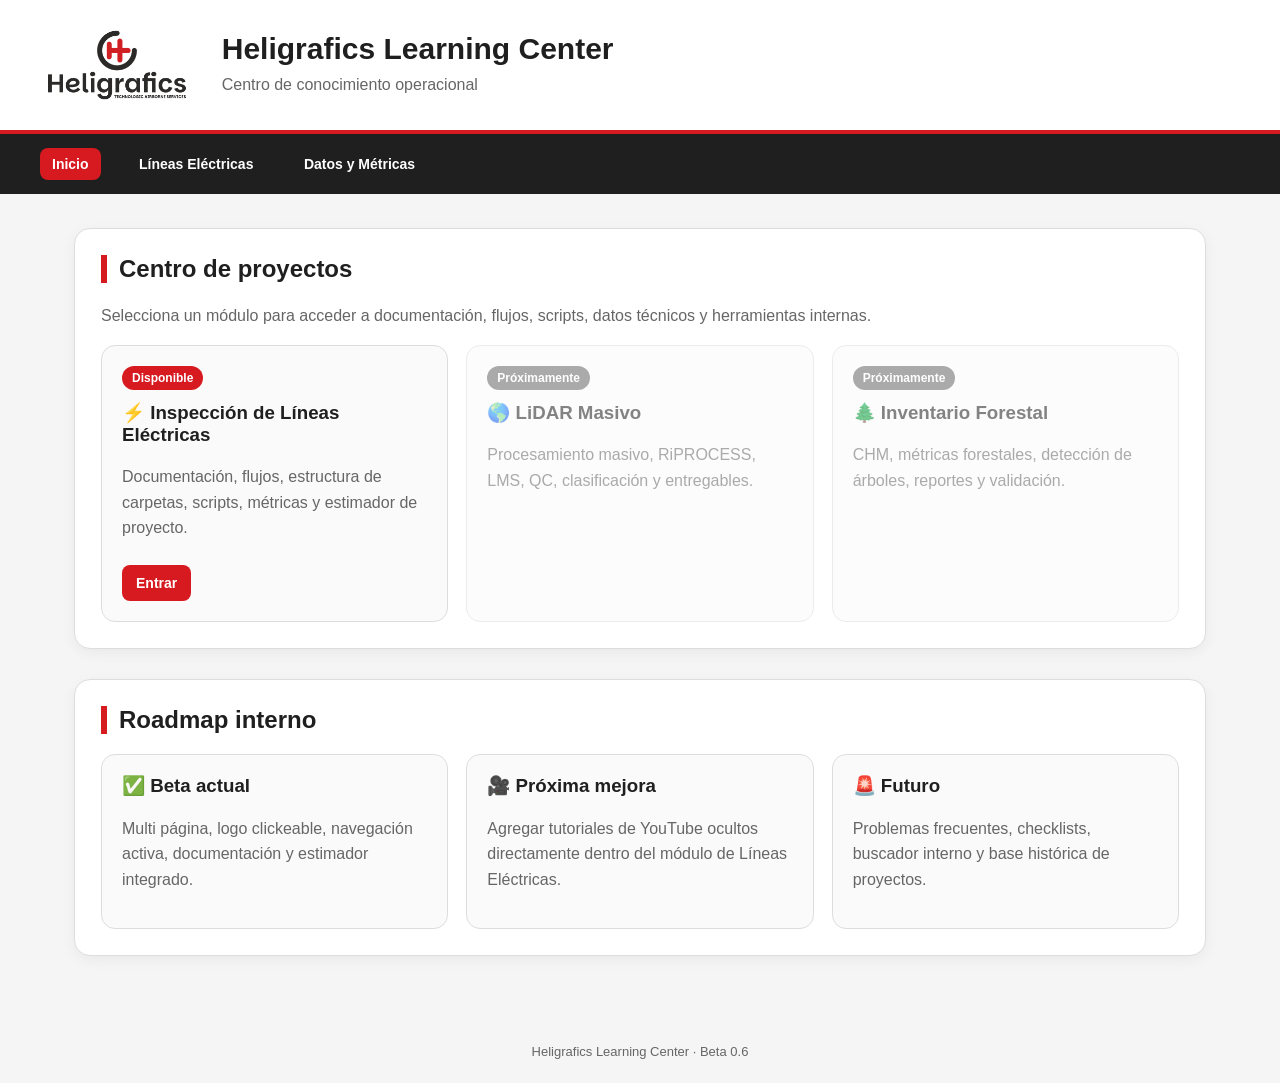
<file: index.html>
<!DOCTYPE html>
<html lang="es">
<head>
  <meta charset="UTF-8">
  <meta name="viewport" content="width=device-width, initial-scale=1.0">
  <title>Heligrafics Learning Center</title>
  <link rel="icon" type="image/png" href="assets/favi.png">
  <link rel="stylesheet" href="assets/style.css">
</head>
<body>
<header>
  <a href="index.html" class="logo-link"><img src="assets/logo.png" alt="Heligrafics Logo"></a>
  <div>
    <h1>Heligrafics Learning Center</h1>
    <p>Centro de conocimiento operacional</p>
  </div>
</header>
<nav>
  <a class="active" href="index.html">Inicio</a>
  <a href="proyectos/lineas-electricas.html">Líneas Eléctricas</a>
  <a href="datos/estimaciones.html">Datos y Métricas</a>
</nav>
<main>
<section>
  <h2>Centro de proyectos</h2>
  <p>Selecciona un módulo para acceder a documentación, flujos, scripts, datos técnicos y herramientas internas.</p>
  <div class="grid">
    <div class="card">
      <span class="tag">Disponible</span>
      <h3>⚡ Inspección de Líneas Eléctricas</h3>
      <p>Documentación, flujos, estructura de carpetas, scripts, métricas y estimador de proyecto.</p>
      <a class="btn" href="proyectos/lineas-electricas.html">Entrar</a>
    </div>
    <div class="card disabled">
      <span class="tag gray">Próximamente</span>
      <h3>🌎 LiDAR Masivo</h3>
      <p>Procesamiento masivo, RiPROCESS, LMS, QC, clasificación y entregables.</p>
    </div>
    <div class="card disabled">
      <span class="tag gray">Próximamente</span>
      <h3>🌲 Inventario Forestal</h3>
      <p>CHM, métricas forestales, detección de árboles, reportes y validación.</p>
    </div>
  </div>
</section>
<section>
  <h2>Roadmap interno</h2>
  <div class="grid">
    <div class="card"><h3>✅ Beta actual</h3><p>Multi página, logo clickeable, navegación activa, documentación y estimador integrado.</p></div>
    <div class="card"><h3>🎥 Próxima mejora</h3><p>Agregar tutoriales de YouTube ocultos directamente dentro del módulo de Líneas Eléctricas.</p></div>
    <div class="card"><h3>🚨 Futuro</h3><p>Problemas frecuentes, checklists, buscador interno y base histórica de proyectos.</p></div>
  </div>
</section>
</main>
<footer>Heligrafics Learning Center · Beta 0.6</footer>
</body>
</html>
</file>
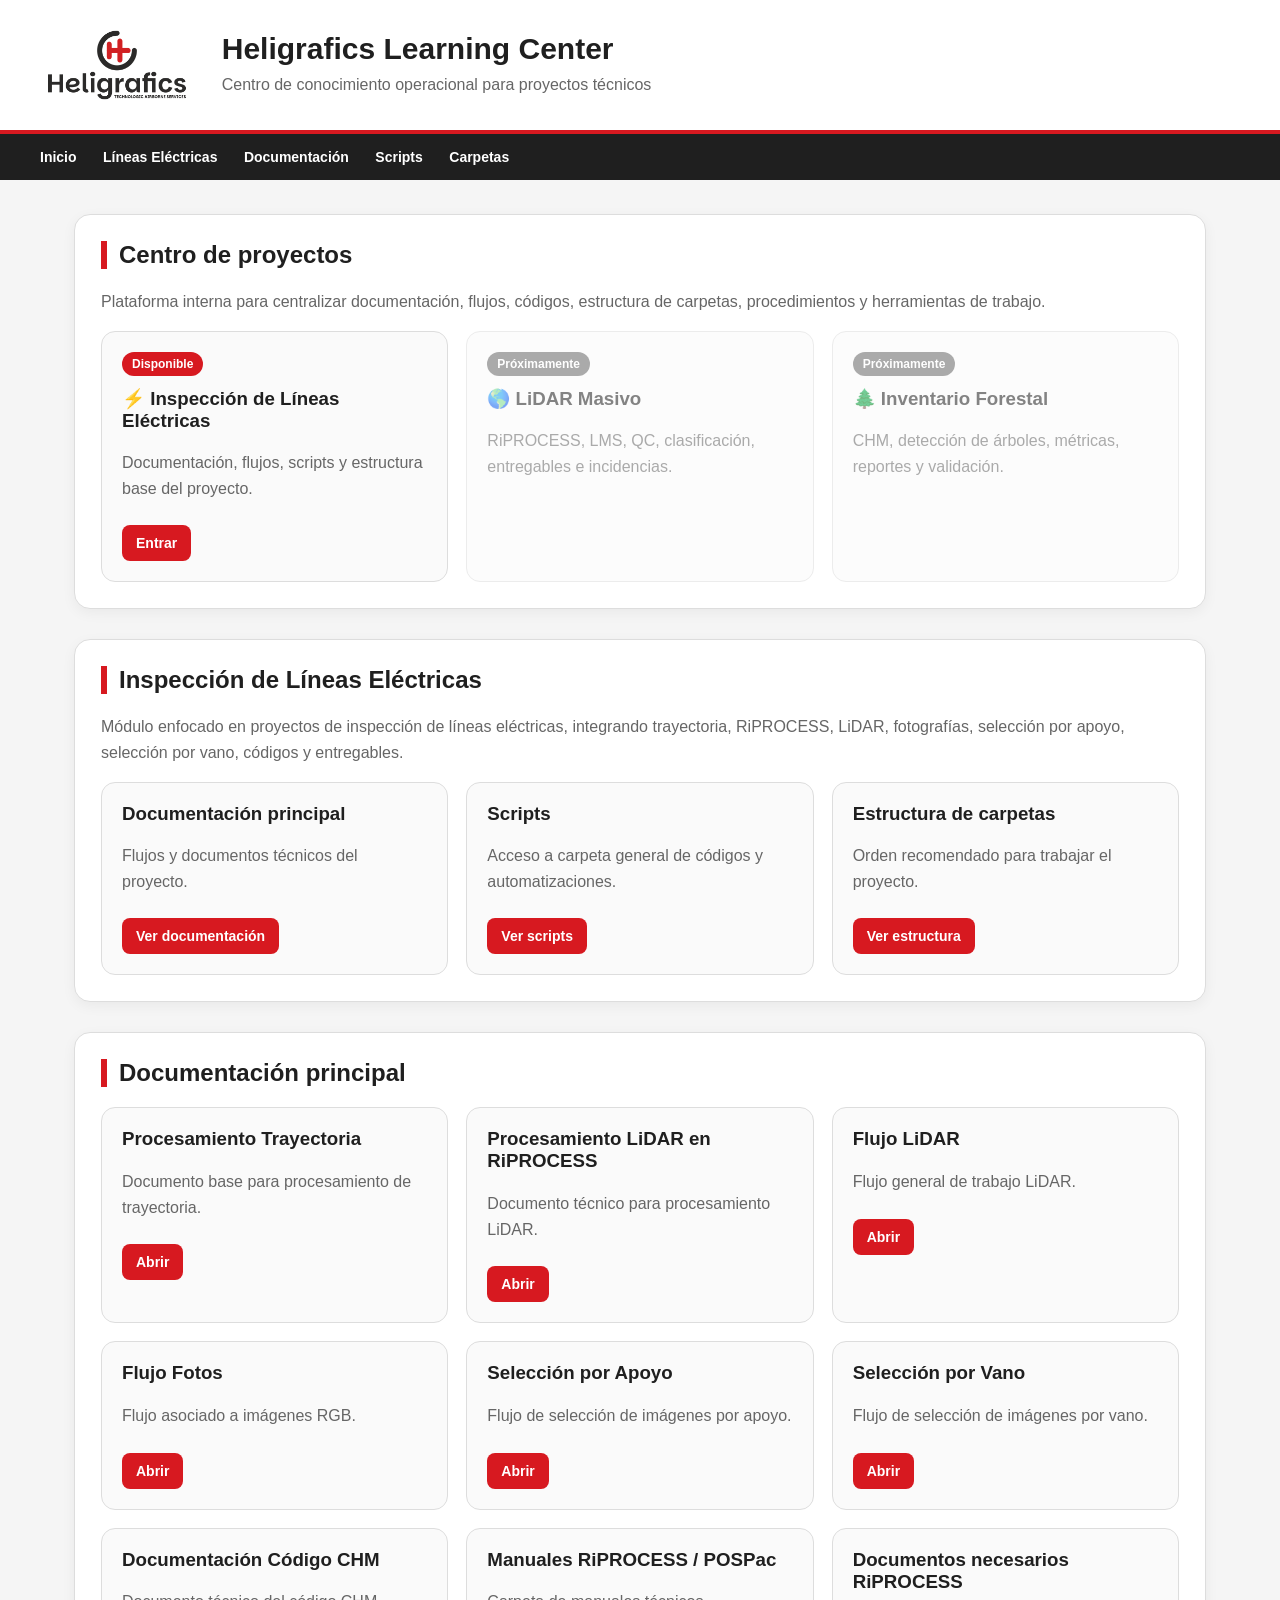
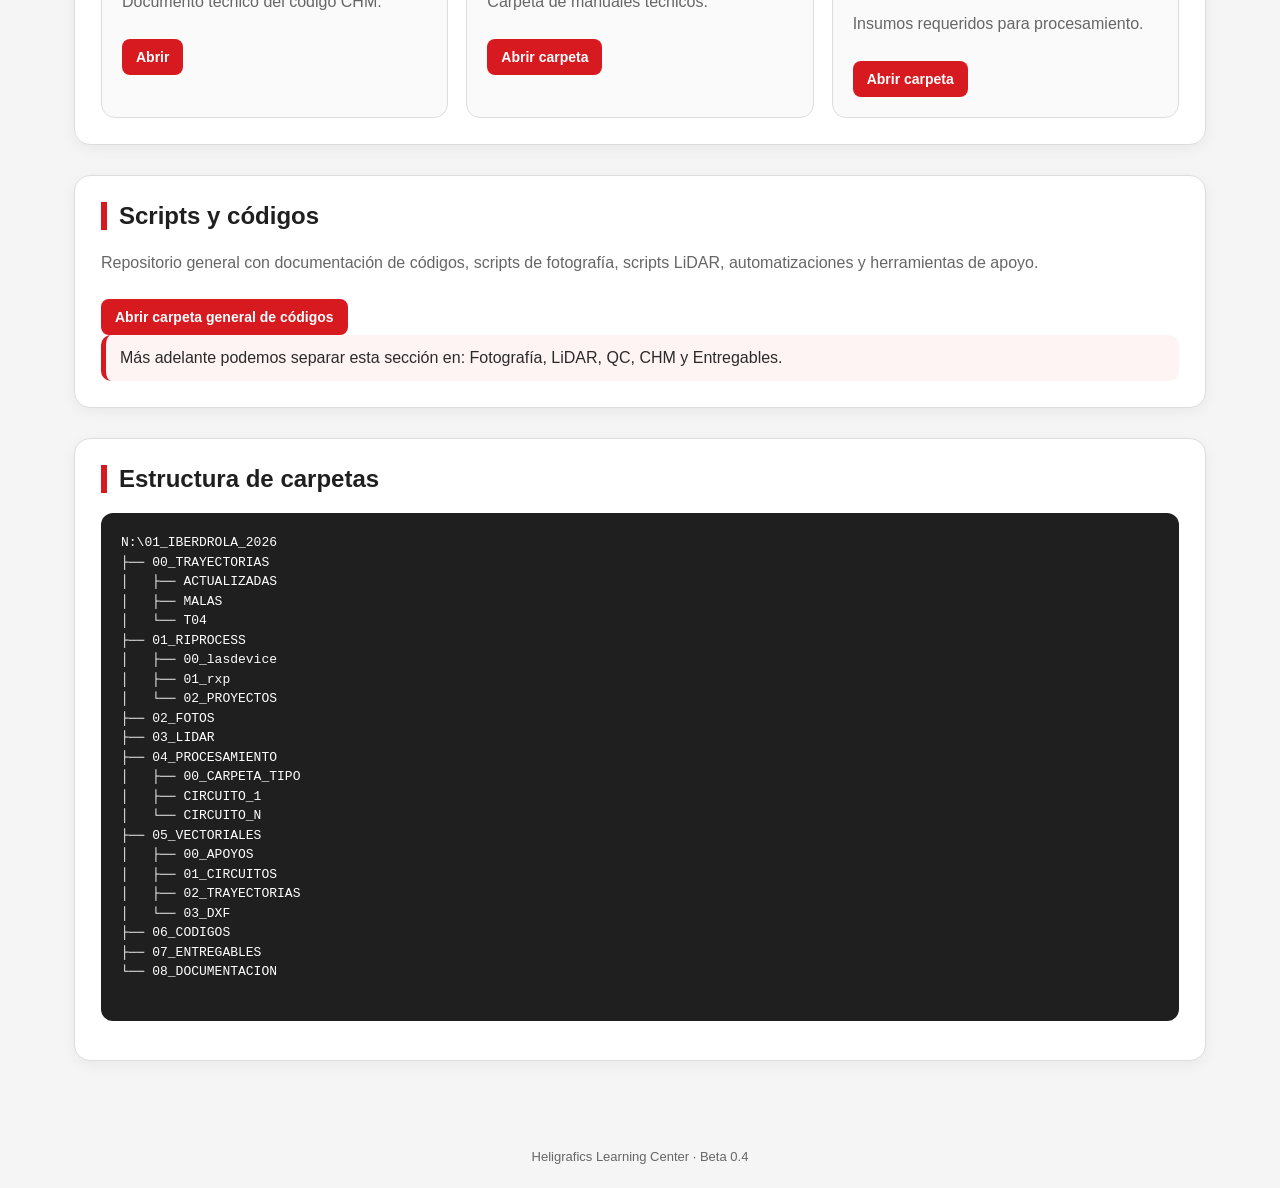
<file: Hg_Learning_Centers.html>
<!DOCTYPE html>
<html lang="es">
<head>
  <meta charset="UTF-8" />
  <meta name="viewport" content="width=device-width, initial-scale=1.0" />
  <title>Heligrafics Learning Center</title>

  <style>
    :root {
      --bg: #f5f5f5;
      --dark: #2b2b2b;
      --black: #1f1f1f;
      --red: #d71920;
      --white: #ffffff;
      --gray: #666666;
      --border: #dddddd;
    }

    * {
      box-sizing: border-box;
    }

    body {
      margin: 0;
      font-family: Arial, Helvetica, sans-serif;
      background: var(--bg);
      color: var(--dark);
    }

    header {
      background: var(--white);
      padding: 24px 40px;
      border-bottom: 4px solid var(--red);
      display: flex;
      align-items: center;
      gap: 28px;
    }

    header img {
      height: 82px;
      max-width: 320px;
      object-fit: contain;
    }

    header h1 {
      margin: 0;
      font-size: 30px;
      color: var(--black);
    }

    header p {
      margin: 6px 0 0;
      color: var(--gray);
    }

    nav {
      background: var(--black);
      padding: 14px 40px;
      position: sticky;
      top: 0;
      z-index: 10;
    }

    nav a {
      color: var(--white);
      text-decoration: none;
      margin-right: 22px;
      font-size: 14px;
      font-weight: bold;
    }

    nav a:hover {
      color: var(--red);
    }

    main {
      max-width: 1200px;
      margin: auto;
      padding: 34px;
    }

    section {
      background: var(--white);
      padding: 26px;
      border-radius: 16px;
      border: 1px solid var(--border);
      margin-bottom: 30px;
      box-shadow: 0 4px 14px rgba(0,0,0,0.05);
    }

    h2 {
      color: var(--black);
      margin-top: 0;
      border-left: 6px solid var(--red);
      padding-left: 12px;
    }

    h3 {
      color: var(--black);
      margin-top: 0;
    }

    p, li {
      color: var(--gray);
      line-height: 1.6;
    }

    .grid {
      display: grid;
      grid-template-columns: repeat(auto-fit, minmax(260px, 1fr));
      gap: 18px;
    }

    .card {
      background: #fafafa;
      border: 1px solid var(--border);
      border-radius: 14px;
      padding: 20px;
      transition: 0.2s;
    }

    .card:hover {
      transform: translateY(-3px);
      border-color: var(--red);
      box-shadow: 0 6px 18px rgba(0,0,0,0.08);
    }

    .card.disabled {
      opacity: 0.55;
    }

    .tag {
      display: inline-block;
      background: var(--red);
      color: var(--white);
      padding: 5px 10px;
      border-radius: 999px;
      font-size: 12px;
      font-weight: bold;
      margin-bottom: 12px;
    }

    .tag.gray {
      background: var(--gray);
    }

    .btn {
      display: inline-block;
      margin-top: 8px;
      padding: 10px 14px;
      background: var(--red);
      color: var(--white);
      text-decoration: none;
      border-radius: 8px;
      font-size: 14px;
      font-weight: bold;
    }

    .btn:hover {
      background: #a90f15;
    }

    pre {
      background: var(--black);
      color: var(--white);
      padding: 20px;
      border-radius: 12px;
      overflow: auto;
      line-height: 1.5;
    }

    .note {
      background: #fff4f4;
      border-left: 5px solid var(--red);
      padding: 14px;
      border-radius: 10px;
      color: var(--dark);
    }

    footer {
      text-align: center;
      padding: 24px;
      color: var(--gray);
      font-size: 13px;
    }
  </style>
</head>

<body>

<header>
  <img src="assets/logo.png" alt="Heligrafics Logo">
  <div>
    <h1>Heligrafics Learning Center</h1>
    <p>Centro de conocimiento operacional para proyectos técnicos</p>
  </div>
</header>

<nav>
  <a href="#inicio">Inicio</a>
  <a href="#lineas">Líneas Eléctricas</a>
  <a href="#documentacion">Documentación</a>
  <a href="#scripts">Scripts</a>
  <a href="#carpetas">Carpetas</a>
</nav>

<main>

<section id="inicio">
  <h2>Centro de proyectos</h2>
  <p>
    Plataforma interna para centralizar documentación, flujos, códigos,
    estructura de carpetas, procedimientos y herramientas de trabajo.
  </p>

  <div class="grid">
    <div class="card">
      <span class="tag">Disponible</span>
      <h3>⚡ Inspección de Líneas Eléctricas</h3>
      <p>Documentación, flujos, scripts y estructura base del proyecto.</p>
      <a href="#lineas" class="btn">Entrar</a>
    </div>

    <div class="card disabled">
      <span class="tag gray">Próximamente</span>
      <h3>🌎 LiDAR Masivo</h3>
      <p>RiPROCESS, LMS, QC, clasificación, entregables e incidencias.</p>
    </div>

    <div class="card disabled">
      <span class="tag gray">Próximamente</span>
      <h3>🌲 Inventario Forestal</h3>
      <p>CHM, detección de árboles, métricas, reportes y validación.</p>
    </div>
  </div>
</section>

<section id="lineas">
  <h2>Inspección de Líneas Eléctricas</h2>
  <p>
    Módulo enfocado en proyectos de inspección de líneas eléctricas,
    integrando trayectoria, RiPROCESS, LiDAR, fotografías, selección por apoyo,
    selección por vano, códigos y entregables.
  </p>

  <div class="grid">
    <div class="card">
      <h3>Documentación principal</h3>
      <p>Flujos y documentos técnicos del proyecto.</p>
      <a href="#documentacion" class="btn">Ver documentación</a>
    </div>

    <div class="card">
      <h3>Scripts</h3>
      <p>Acceso a carpeta general de códigos y automatizaciones.</p>
      <a href="#scripts" class="btn">Ver scripts</a>
    </div>

    <div class="card">
      <h3>Estructura de carpetas</h3>
      <p>Orden recomendado para trabajar el proyecto.</p>
      <a href="#carpetas" class="btn">Ver estructura</a>
    </div>
  </div>
</section>

<section id="documentacion">
  <h2>Documentación principal</h2>

  <div class="grid">
    <div class="card">
      <h3>Procesamiento Trayectoria</h3>
      <p>Documento base para procesamiento de trayectoria.</p>
      <a class="btn" target="_blank" href="https://docs.google.com/document/d/1js_zjfQ56ghIWlYznmg1gGePmLAwwMkr59-FJRuW7ds/edit?tab=t.0">Abrir</a>
    </div>

    <div class="card">
      <h3>Procesamiento LiDAR en RiPROCESS</h3>
      <p>Documento técnico para procesamiento LiDAR.</p>
      <a class="btn" target="_blank" href="https://docs.google.com/document/d/15Q_5TdlUSN-KvdQ0f8Pke05tPObw3iPPaqraMILVKBA/edit?tab=t.0#heading=h.ejj76651st0w">Abrir</a>
    </div>

    <div class="card">
      <h3>Flujo LiDAR</h3>
      <p>Flujo general de trabajo LiDAR.</p>
      <a class="btn" target="_blank" href="https://heligraficsfotogrametria-my.sharepoint.com/:w:/g/personal/mvidal_heligrafics_net/IQBOfFMJIG-OSZVB_2xOqSOIAa8WFzDZ2a2E3kKCzbVxqQk?e=TvnFVN">Abrir</a>
    </div>

    <div class="card">
      <h3>Flujo Fotos</h3>
      <p>Flujo asociado a imágenes RGB.</p>
      <a class="btn" target="_blank" href="https://heligraficsfotogrametria-my.sharepoint.com/:w:/g/personal/mvidal_heligrafics_net/IQDNhQcuTDv9R4Vr-WIdmVj7AfYr_q-rG4aHWM49DpWDpDs?e=0IMzV1">Abrir</a>
    </div>

    <div class="card">
      <h3>Selección por Apoyo</h3>
      <p>Flujo de selección de imágenes por apoyo.</p>
      <a class="btn" target="_blank" href="https://heligraficsfotogrametria-my.sharepoint.com/:w:/g/personal/mvidal_heligrafics_net/IQCVosOAjqqTR4ez6BpHYNVVASrVBss1DeYzfXUg82hMBfA?e=EgTeJv">Abrir</a>
    </div>

    <div class="card">
      <h3>Selección por Vano</h3>
      <p>Flujo de selección de imágenes por vano.</p>
      <a class="btn" target="_blank" href="https://heligraficsfotogrametria-my.sharepoint.com/:w:/g/personal/mvidal_heligrafics_net/IQBqkWydxDnCTbckBIMEBEbEAawMaPDwslZZIf5OzC6FR8I?e=KcMcsB">Abrir</a>
    </div>

    <div class="card">
      <h3>Documentación Código CHM</h3>
      <p>Documento técnico del código CHM.</p>
      <a class="btn" target="_blank" href="https://heligraficsfotogrametria-my.sharepoint.com/:w:/g/personal/mvidal_heligrafics_net/IQAHeIgTNmZqRKeZ3qb3II84AbwUIWWSefugeHQ2Lczo_Fg?e=UXxC4a">Abrir</a>
    </div>

    <div class="card">
      <h3>Manuales RiPROCESS / POSPac</h3>
      <p>Carpeta de manuales técnicos.</p>
      <a class="btn" target="_blank" href="https://drive.google.com/drive/folders/1YCKjsJZHZZBeW00DSwyyya4wa2V78JDU?usp=drive_link">Abrir carpeta</a>
    </div>

    <div class="card">
      <h3>Documentos necesarios RiPROCESS</h3>
      <p>Insumos requeridos para procesamiento.</p>
      <a class="btn" target="_blank" href="https://drive.google.com/drive/folders/1vqXGgDk4jhODxmM61AmsvvKQEmnbK4bl?usp=drive_link">Abrir carpeta</a>
    </div>
  </div>
</section>

<section id="scripts">
  <h2>Scripts y códigos</h2>

  <p>
    Repositorio general con documentación de códigos, scripts de fotografía,
    scripts LiDAR, automatizaciones y herramientas de apoyo.
  </p>

  <a class="btn" target="_blank" href="https://drive.google.com/drive/folders/1s20U8NhDpq3wp_VR7Nt_ov5QwO-0Eq4i?usp=drive_link">
    Abrir carpeta general de códigos
  </a>

  <div class="note">
    Más adelante podemos separar esta sección en: Fotografía, LiDAR, QC, CHM y Entregables.
  </div>
</section>

<section id="carpetas">
  <h2>Estructura de carpetas</h2>

  <pre>
N:\01_IBERDROLA_2026
├── 00_TRAYECTORIAS
│   ├── ACTUALIZADAS
│   ├── MALAS
│   └── T04
├── 01_RIPROCESS
│   ├── 00_lasdevice
│   ├── 01_rxp
│   └── 02_PROYECTOS
├── 02_FOTOS
├── 03_LIDAR
├── 04_PROCESAMIENTO
│   ├── 00_CARPETA_TIPO
│   ├── CIRCUITO_1
│   └── CIRCUITO_N
├── 05_VECTORIALES
│   ├── 00_APOYOS
│   ├── 01_CIRCUITOS
│   ├── 02_TRAYECTORIAS
│   └── 03_DXF
├── 06_CODIGOS
├── 07_ENTREGABLES
└── 08_DOCUMENTACION
  </pre>
</section>

</main>

<footer>
  Heligrafics Learning Center · Beta 0.4
</footer>

</body>
</html>
</file>
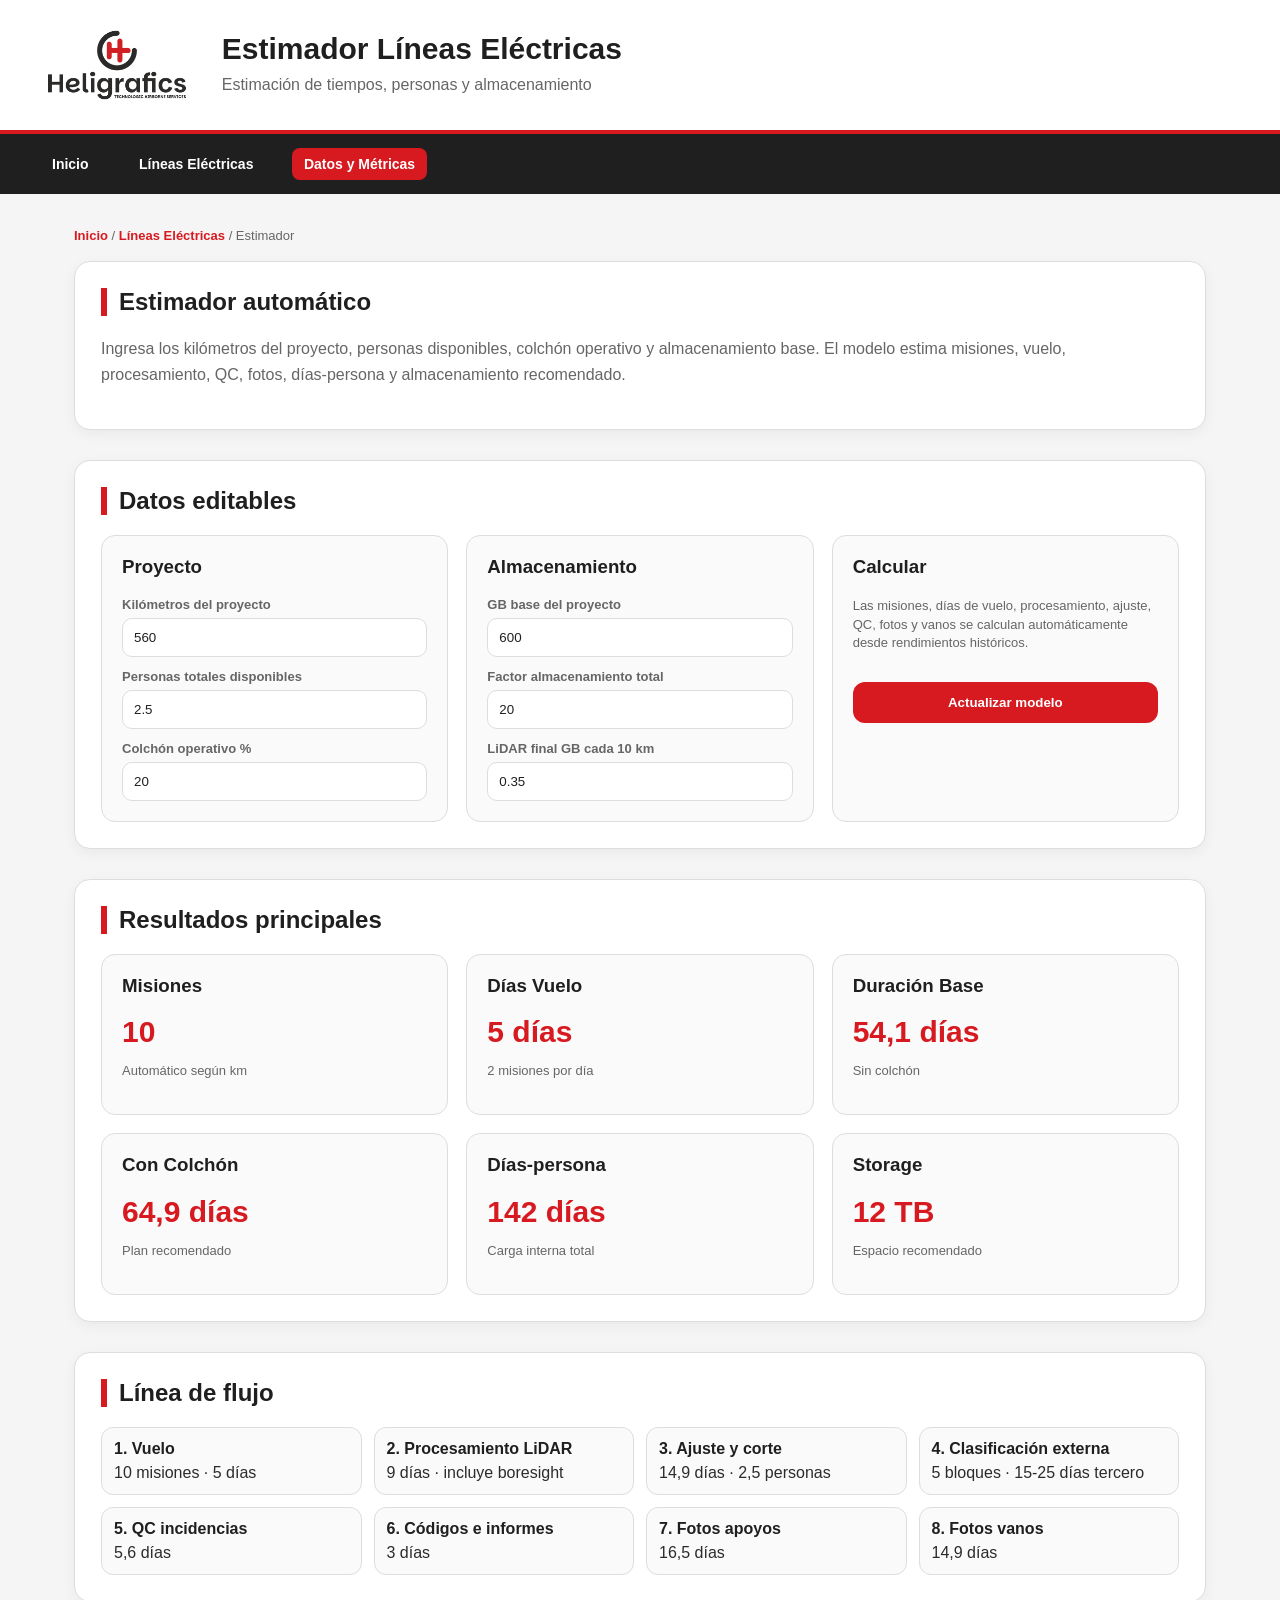
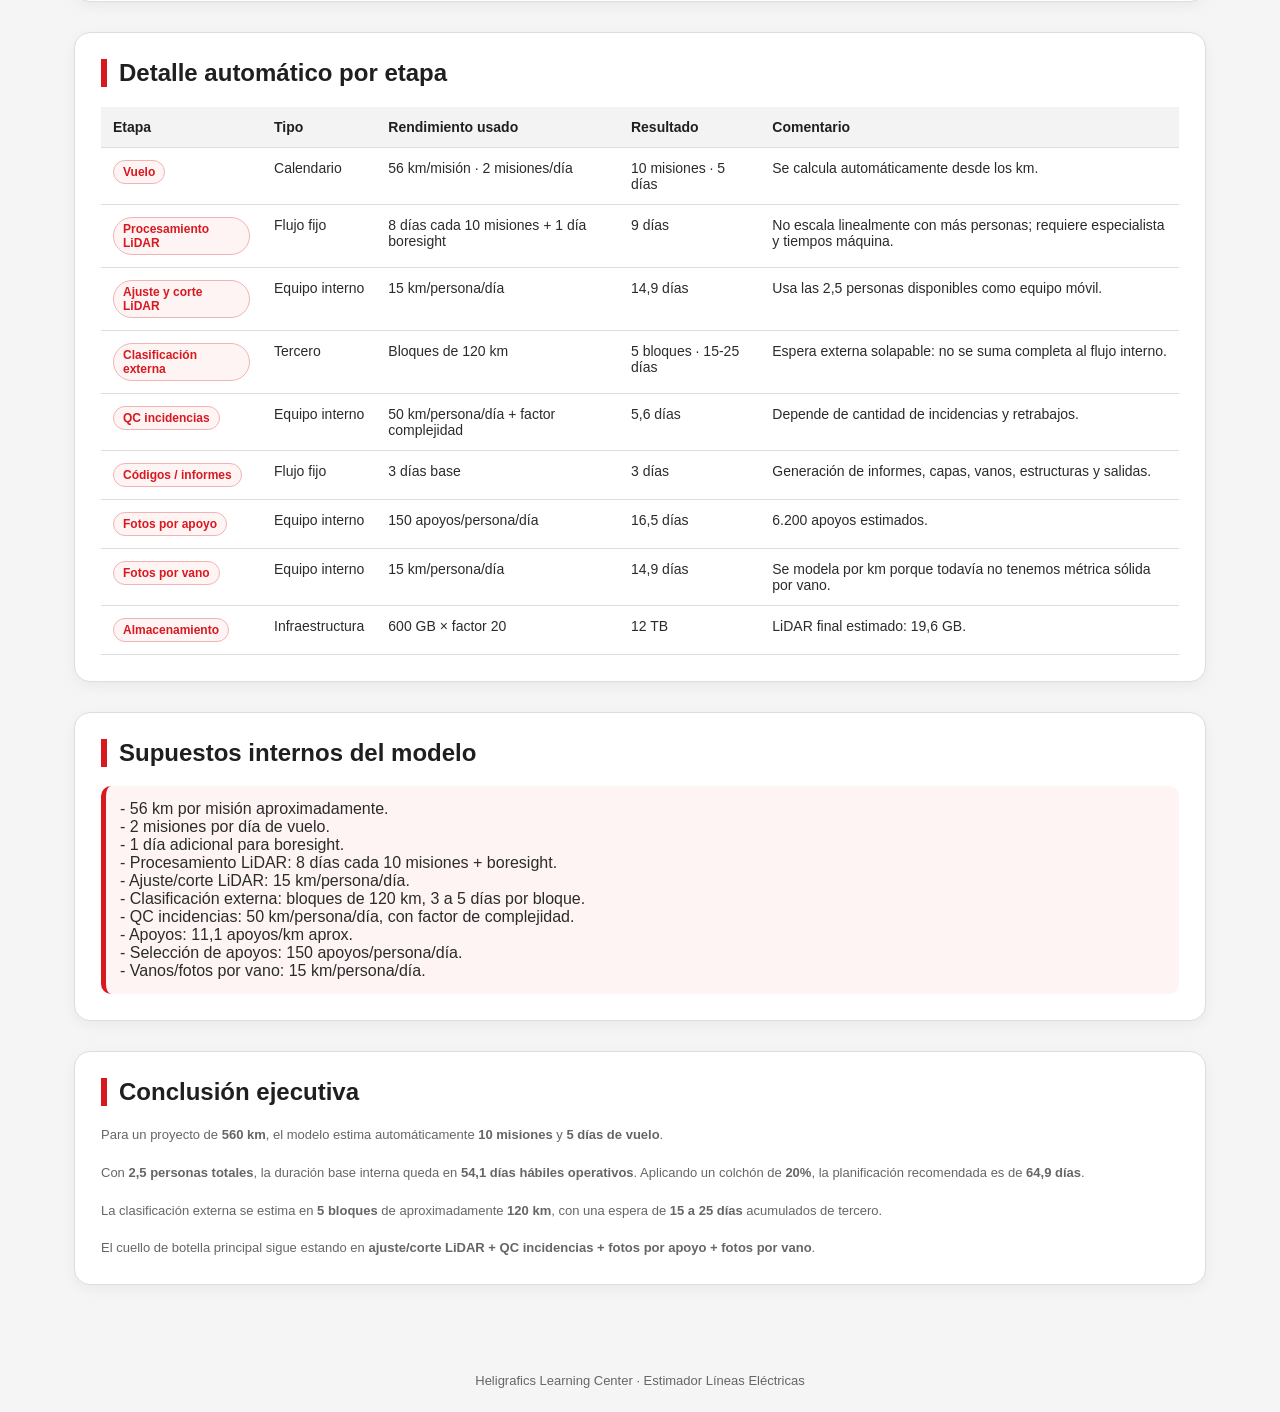
<file: datos/calculadora_LE.html>
<!DOCTYPE html>
<html lang="es">
<head>
  <meta charset="UTF-8">
  <meta name="viewport" content="width=device-width, initial-scale=1.0">
  <title>Estimador Líneas Eléctricas</title>
  <link rel="icon" type="image/png" href="../assets/favi.png">
  <link rel="stylesheet" href="../assets/style.css">

  <style>
    input {
      width: 100%;
      padding: 11px;
      border-radius: 10px;
      border: 1px solid var(--border);
      background: #ffffff;
      color: var(--black);
      margin-top: 6px;
    }

    label {
      display: block;
      margin-top: 12px;
      color: var(--gray);
      font-size: 13px;
      font-weight: bold;
    }

    button {
      width: 100%;
      margin-top: 16px;
      padding: 13px;
      border: 0;
      border-radius: 12px;
      background: var(--red);
      color: white;
      font-weight: bold;
      cursor: pointer;
    }

    button:hover {
      background: #a90f15;
    }

    .kpi {
      font-size: 30px;
      font-weight: bold;
      margin-top: 8px;
      color: var(--red);
    }

    .small {
      font-size: 13px;
      color: var(--gray);
      line-height: 1.45;
    }

    table {
      width: 100%;
      border-collapse: collapse;
      margin-top: 12px;
    }

    th, td {
      padding: 12px;
      border-bottom: 1px solid var(--border);
      font-size: 14px;
      text-align: left;
      vertical-align: top;
    }

    th {
      color: var(--black);
      background: #f3f3f3;
    }

    .badge {
      display: inline-block;
      padding: 4px 9px;
      border-radius: 999px;
      font-size: 12px;
      font-weight: bold;
      background: #fff4f4;
      color: var(--red);
      border: 1px solid #f0b4b4;
    }

    .timeline {
      display: grid;
      grid-template-columns: repeat(auto-fit,minmax(230px,1fr));
      gap: 12px;
      margin-top: 12px;
    }

    .step {
      background: #fafafa;
      border-left: 4px solid var(--red);
      border-radius: 12px;
      padding: 12px;
      border: 1px solid var(--border);
    }

    .step strong {
      display: block;
      margin-bottom: 6px;
      color: var(--black);
    }
  </style>
</head>

<body>

<header>
  <a href="../index.html" class="logo-link">
    <img src="../assets/logo.png" alt="Heligrafics Logo">
  </a>
  <div>
    <h1>Estimador Líneas Eléctricas</h1>
    <p>Estimación de tiempos, personas y almacenamiento</p>
  </div>
</header>

<nav>
  <a href="../index.html">Inicio</a>
  <a href="../proyectos/lineas-electricas.html">Líneas Eléctricas</a>
  <a class="active" href="estimaciones.html">Datos y Métricas</a>
</nav>

<main>

<div class="breadcrumb">
  <a href="../index.html">Inicio</a> / <a href="../proyectos/lineas-electricas.html">Líneas Eléctricas</a> / Estimador
</div>

<section>
  <h2>Estimador automático</h2>
  <p>
    Ingresa los kilómetros del proyecto, personas disponibles, colchón operativo
    y almacenamiento base. El modelo estima misiones, vuelo, procesamiento,
    QC, fotos, días-persona y almacenamiento recomendado.
  </p>
</section>

<section>
  <h2>Datos editables</h2>

  <div class="grid">
    <div class="card">
      <h3>Proyecto</h3>

      <label>Kilómetros del proyecto</label>
      <input id="km" type="number" value="560">

      <label>Personas totales disponibles</label>
      <input id="personas" type="number" value="2.5" step="0.5">

      <label>Colchón operativo %</label>
      <input id="colchon" type="number" value="20">
    </div>

    <div class="card">
      <h3>Almacenamiento</h3>

      <label>GB base del proyecto</label>
      <input id="gbBase" type="number" value="600">

      <label>Factor almacenamiento total</label>
      <input id="factorStorage" type="number" value="20">

      <label>LiDAR final GB cada 10 km</label>
      <input id="lidarFinal10" type="number" value="0.35" step="0.01">
    </div>

    <div class="card">
      <h3>Calcular</h3>
      <p class="small">
        Las misiones, días de vuelo, procesamiento, ajuste, QC, fotos y vanos
        se calculan automáticamente desde rendimientos históricos.
      </p>
      <button onclick="calcular()">Actualizar modelo</button>
    </div>
  </div>
</section>

<section>
  <h2>Resultados principales</h2>

  <div class="grid">
    <div class="card"><h3>Misiones</h3><div id="kMisiones" class="kpi">-</div><p class="small">Automático según km</p></div>
    <div class="card"><h3>Días Vuelo</h3><div id="kVuelo" class="kpi">-</div><p class="small">2 misiones por día</p></div>
    <div class="card"><h3>Duración Base</h3><div id="kBase" class="kpi">-</div><p class="small">Sin colchón</p></div>
    <div class="card"><h3>Con Colchón</h3><div id="kColchon" class="kpi">-</div><p class="small">Plan recomendado</p></div>
    <div class="card"><h3>Días-persona</h3><div id="kDP" class="kpi">-</div><p class="small">Carga interna total</p></div>
    <div class="card"><h3>Storage</h3><div id="kStorage" class="kpi">-</div><p class="small">Espacio recomendado</p></div>
  </div>
</section>

<section>
  <h2>Línea de flujo</h2>
  <div id="timeline" class="timeline"></div>
</section>

<section>
  <h2>Detalle automático por etapa</h2>

  <table>
    <thead>
      <tr>
        <th>Etapa</th>
        <th>Tipo</th>
        <th>Rendimiento usado</th>
        <th>Resultado</th>
        <th>Comentario</th>
      </tr>
    </thead>
    <tbody id="tabla"></tbody>
  </table>
</section>

<section>
  <h2>Supuestos internos del modelo</h2>
  <div class="note">
    - 56 km por misión aproximadamente.<br>
    - 2 misiones por día de vuelo.<br>
    - 1 día adicional para boresight.<br>
    - Procesamiento LiDAR: 8 días cada 10 misiones + boresight.<br>
    - Ajuste/corte LiDAR: 15 km/persona/día.<br>
    - Clasificación externa: bloques de 120 km, 3 a 5 días por bloque.<br>
    - QC incidencias: 50 km/persona/día, con factor de complejidad.<br>
    - Apoyos: 11,1 apoyos/km aprox.<br>
    - Selección de apoyos: 150 apoyos/persona/día.<br>
    - Vanos/fotos por vano: 15 km/persona/día.
  </div>
</section>

<section>
  <h2>Conclusión ejecutiva</h2>
  <div id="conclusion" class="small"></div>
</section>

</main>

<footer>
  Heligrafics Learning Center · Estimador Líneas Eléctricas
</footer>

<script>
function n(x,d=1){return new Intl.NumberFormat('es-CL',{maximumFractionDigits:d}).format(x)}
function e(x){return new Intl.NumberFormat('es-CL',{maximumFractionDigits:0}).format(x)}

function calcular(){

  const km = +document.getElementById("km").value;
  const personas = +document.getElementById("personas").value;
  const colchon = (+document.getElementById("colchon").value) / 100;

  const gbBase = +document.getElementById("gbBase").value;
  const factorStorage = +document.getElementById("factorStorage").value;
  const lidarFinal10 = +document.getElementById("lidarFinal10").value;

  const kmPorMision = 56;
  const misionesPorDia = 2;
  const apoyosPorKm = 6200 / 560;
  const bloquesClasificacionKm = 120;

  const rendimientoAjusteKmPersonaDia = 15;
  const rendimientoQCIncidenciasKmPersonaDia = 50;
  const rendimientoApoyosPersonaDia = 150;
  const rendimientoVanosKmPersonaDia = 15;

  const factorComplejidadIncidencias = 1.25;

  const misiones = Math.ceil(km / kmPorMision);
  const diasVuelo = Math.ceil(misiones / misionesPorDia);

  const diasLidar = (misiones / 10) * 8 + 1;
  const diasAjuste = km / (personas * rendimientoAjusteKmPersonaDia);

  const bloquesClasificacion = Math.ceil(km / bloquesClasificacionKm);
  const clasificacionMin = bloquesClasificacion * 3;
  const clasificacionMax = bloquesClasificacion * 5;

  const diasQCIncidencias = (km / (personas * rendimientoQCIncidenciasKmPersonaDia)) * factorComplejidadIncidencias;

  const diasCodigosInformes = 3;

  const apoyos = km * apoyosPorKm;
  const diasFotosApoyos = apoyos / (personas * rendimientoApoyosPersonaDia);
  const diasFotosVanos = km / (personas * rendimientoVanosKmPersonaDia);

  const diasFotosTotal = Math.max(diasFotosApoyos, diasFotosVanos);

  const duracionBase =
    diasVuelo +
    diasLidar +
    diasAjuste +
    diasQCIncidencias +
    diasCodigosInformes +
    diasFotosTotal;

  const duracionConColchon = duracionBase * (1 + colchon);

  const diasPersona =
    (diasLidar * 1) +
    (diasAjuste * personas) +
    (diasQCIncidencias * personas) +
    (diasCodigosInformes * 1) +
    (diasFotosApoyos * personas) +
    (diasFotosVanos * personas);

  const storageTB = (gbBase * factorStorage) / 1000;
  const lidarFinalGB = (km / 10) * lidarFinal10;

  document.getElementById("kMisiones").innerText = e(misiones);
  document.getElementById("kVuelo").innerText = n(diasVuelo) + " días";
  document.getElementById("kBase").innerText = n(duracionBase) + " días";
  document.getElementById("kColchon").innerText = n(duracionConColchon) + " días";
  document.getElementById("kDP").innerText = n(diasPersona) + " días";
  document.getElementById("kStorage").innerText = n(storageTB) + " TB";

  document.getElementById("timeline").innerHTML = `
    <div class="step"><strong>1. Vuelo</strong>${e(misiones)} misiones · ${n(diasVuelo)} días</div>
    <div class="step"><strong>2. Procesamiento LiDAR</strong>${n(diasLidar)} días · incluye boresight</div>
    <div class="step"><strong>3. Ajuste y corte</strong>${n(diasAjuste)} días · ${n(personas)} personas</div>
    <div class="step"><strong>4. Clasificación externa</strong>${e(bloquesClasificacion)} bloques · ${n(clasificacionMin)}-${n(clasificacionMax)} días tercero</div>
    <div class="step"><strong>5. QC incidencias</strong>${n(diasQCIncidencias)} días</div>
    <div class="step"><strong>6. Códigos e informes</strong>${n(diasCodigosInformes)} días</div>
    <div class="step"><strong>7. Fotos apoyos</strong>${n(diasFotosApoyos)} días</div>
    <div class="step"><strong>8. Fotos vanos</strong>${n(diasFotosVanos)} días</div>
  `;

  document.getElementById("tabla").innerHTML = `
<tr>
<td><span class="badge">Vuelo</span></td>
<td>Calendario</td>
<td>${n(kmPorMision)} km/misión · ${e(misionesPorDia)} misiones/día</td>
<td>${e(misiones)} misiones · ${n(diasVuelo)} días</td>
<td>Se calcula automáticamente desde los km.</td>
</tr>

<tr>
<td><span class="badge">Procesamiento LiDAR</span></td>
<td>Flujo fijo</td>
<td>8 días cada 10 misiones + 1 día boresight</td>
<td>${n(diasLidar)} días</td>
<td>No escala linealmente con más personas; requiere especialista y tiempos máquina.</td>
</tr>

<tr>
<td><span class="badge">Ajuste y corte LiDAR</span></td>
<td>Equipo interno</td>
<td>${n(rendimientoAjusteKmPersonaDia)} km/persona/día</td>
<td>${n(diasAjuste)} días</td>
<td>Usa las ${n(personas)} personas disponibles como equipo móvil.</td>
</tr>

<tr>
<td><span class="badge">Clasificación externa</span></td>
<td>Tercero</td>
<td>Bloques de ${e(bloquesClasificacionKm)} km</td>
<td>${e(bloquesClasificacion)} bloques · ${n(clasificacionMin)}-${n(clasificacionMax)} días</td>
<td>Espera externa solapable: no se suma completa al flujo interno.</td>
</tr>

<tr>
<td><span class="badge">QC incidencias</span></td>
<td>Equipo interno</td>
<td>${n(rendimientoQCIncidenciasKmPersonaDia)} km/persona/día + factor complejidad</td>
<td>${n(diasQCIncidencias)} días</td>
<td>Depende de cantidad de incidencias y retrabajos.</td>
</tr>

<tr>
<td><span class="badge">Códigos / informes</span></td>
<td>Flujo fijo</td>
<td>3 días base</td>
<td>${n(diasCodigosInformes)} días</td>
<td>Generación de informes, capas, vanos, estructuras y salidas.</td>
</tr>

<tr>
<td><span class="badge">Fotos por apoyo</span></td>
<td>Equipo interno</td>
<td>${n(rendimientoApoyosPersonaDia)} apoyos/persona/día</td>
<td>${n(diasFotosApoyos)} días</td>
<td>${e(apoyos)} apoyos estimados.</td>
</tr>

<tr>
<td><span class="badge">Fotos por vano</span></td>
<td>Equipo interno</td>
<td>${n(rendimientoVanosKmPersonaDia)} km/persona/día</td>
<td>${n(diasFotosVanos)} días</td>
<td>Se modela por km porque todavía no tenemos métrica sólida por vano.</td>
</tr>

<tr>
<td><span class="badge">Almacenamiento</span></td>
<td>Infraestructura</td>
<td>${n(gbBase)} GB × factor ${n(factorStorage)}</td>
<td>${n(storageTB)} TB</td>
<td>LiDAR final estimado: ${n(lidarFinalGB)} GB.</td>
</tr>
`;

  document.getElementById("conclusion").innerHTML = `
Para un proyecto de <b>${n(km)} km</b>, el modelo estima automáticamente <b>${e(misiones)} misiones</b> y
<b>${n(diasVuelo)} días de vuelo</b>.<br><br>

Con <b>${n(personas)} personas totales</b>, la duración base interna queda en
<b>${n(duracionBase)} días hábiles operativos</b>. Aplicando un colchón de <b>${n(colchon*100)}%</b>,
la planificación recomendada es de <b>${n(duracionConColchon)} días</b>.<br><br>

La clasificación externa se estima en <b>${e(bloquesClasificacion)} bloques</b> de aproximadamente
<b>${e(bloquesClasificacionKm)} km</b>, con una espera de <b>${n(clasificacionMin)} a ${n(clasificacionMax)} días</b> acumulados de tercero.<br><br>

El cuello de botella principal sigue estando en <b>ajuste/corte LiDAR + QC incidencias + fotos por apoyo + fotos por vano</b>.
`;
}

calcular();
</script>

</body>
</html>
</file>
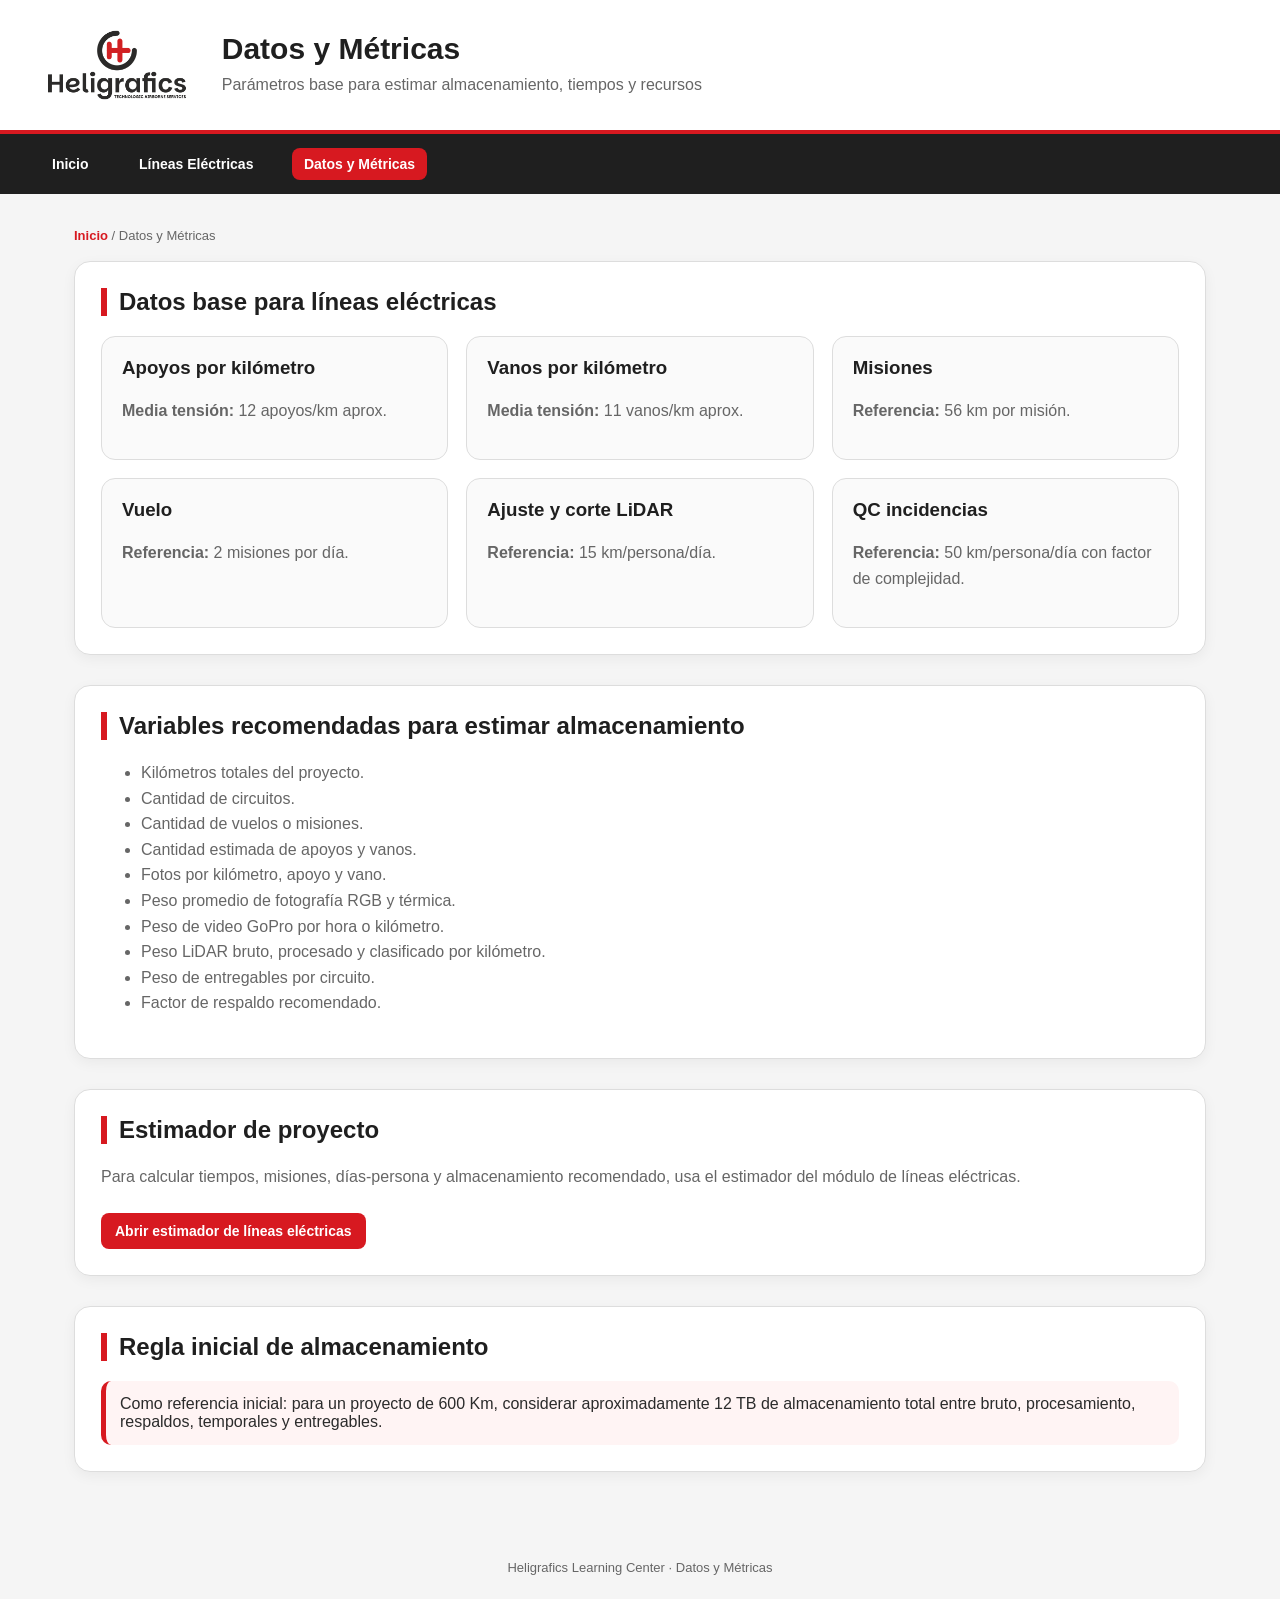
<file: datos/estimaciones.html>
<!DOCTYPE html>
<html lang="es">
<head>
  <meta charset="UTF-8"><meta name="viewport" content="width=device-width, initial-scale=1.0">
  <title>Datos y Métricas</title>
  <link rel="icon" type="image/png" href="../assets/favi.png">
  <link rel="stylesheet" href="../assets/style.css">
</head>
<body>
<header>
  <a href="../index.html" class="logo-link"><img src="../assets/logo.png" alt="Heligrafics Logo"></a>
  <div><h1>Datos y Métricas</h1><p>Parámetros base para estimar almacenamiento, tiempos y recursos</p></div>
</header>
<nav>
  <a href="../index.html">Inicio</a>
  <a href="../proyectos/lineas-electricas.html">Líneas Eléctricas</a>
  <a class="active" href="estimaciones.html">Datos y Métricas</a>
</nav>
<main>
<div class="breadcrumb"><a href="../index.html">Inicio</a> / Datos y Métricas</div>
<section>
  <h2>Datos base para líneas eléctricas</h2>
  <div class="grid">
    <div class="card"><h3>Apoyos por kilómetro</h3><p><strong>Media tensión:</strong> 12 apoyos/km aprox.</p></div>
    <div class="card"><h3>Vanos por kilómetro</h3><p><strong>Media tensión:</strong> 11 vanos/km aprox.</p></div>
    <div class="card"><h3>Misiones</h3><p><strong>Referencia:</strong> 56 km por misión.</p></div>
    <div class="card"><h3>Vuelo</h3><p><strong>Referencia:</strong> 2 misiones por día.</p></div>
    <div class="card"><h3>Ajuste y corte LiDAR</h3><p><strong>Referencia:</strong> 15 km/persona/día.</p></div>
    <div class="card"><h3>QC incidencias</h3><p><strong>Referencia:</strong> 50 km/persona/día con factor de complejidad.</p></div>
  </div>
</section>
<section>
  <h2>Variables recomendadas para estimar almacenamiento</h2>
  <ul>
    <li>Kilómetros totales del proyecto.</li>
    <li>Cantidad de circuitos.</li>
    <li>Cantidad de vuelos o misiones.</li>
    <li>Cantidad estimada de apoyos y vanos.</li>
    <li>Fotos por kilómetro, apoyo y vano.</li>
    <li>Peso promedio de fotografía RGB y térmica.</li>
    <li>Peso de video GoPro por hora o kilómetro.</li>
    <li>Peso LiDAR bruto, procesado y clasificado por kilómetro.</li>
    <li>Peso de entregables por circuito.</li>
    <li>Factor de respaldo recomendado.</li>
  </ul>
</section>
<section>
  <h2>Estimador de proyecto</h2>
  <p>Para calcular tiempos, misiones, días-persona y almacenamiento recomendado, usa el estimador del módulo de líneas eléctricas.</p>
  <a class="btn" href="calculadora_LE.html">Abrir estimador de líneas eléctricas</a>
</section>
<section>
  <h2>Regla inicial de almacenamiento</h2>
  <div class="note">Como referencia inicial: para un proyecto de 600 Km, considerar aproximadamente 12 TB de almacenamiento total entre bruto, procesamiento, respaldos, temporales y entregables.</div>
</section>
</main>
<footer>Heligrafics Learning Center · Datos y Métricas</footer>
</body>
</html>
</file>
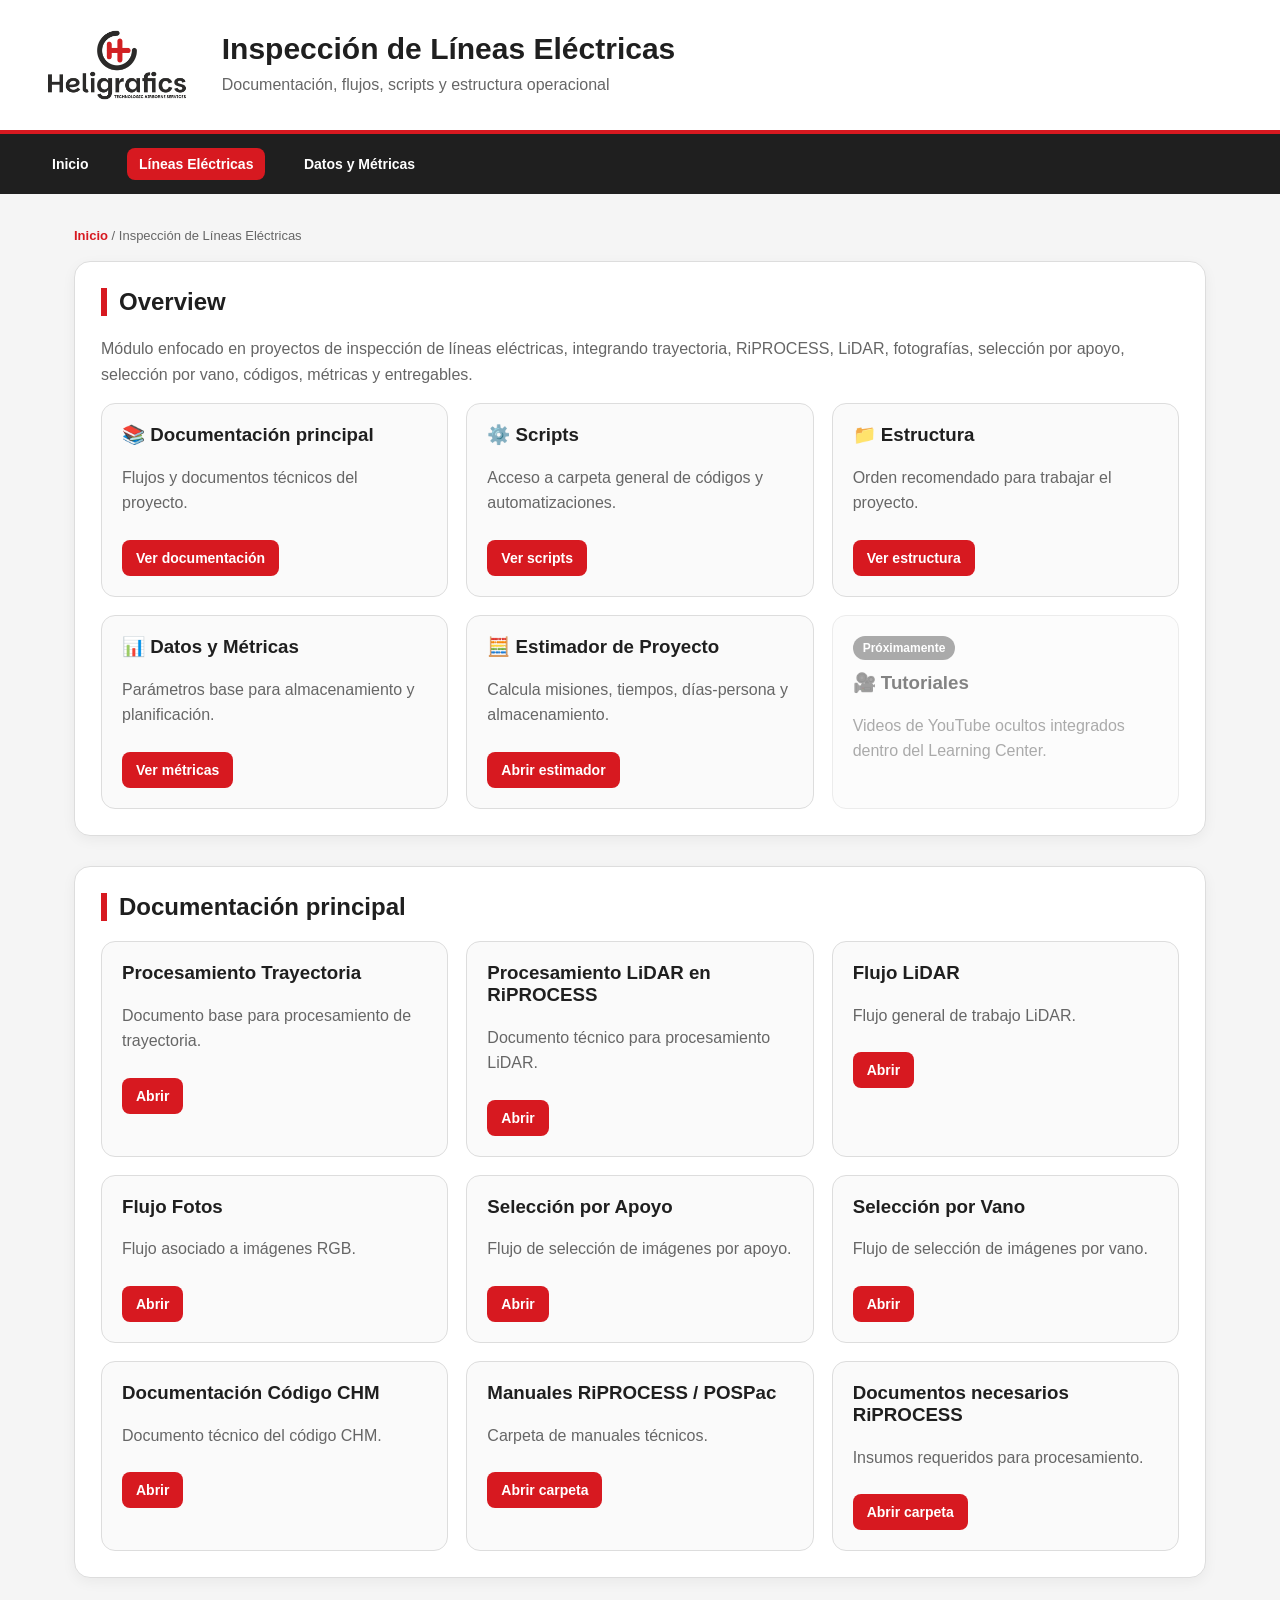
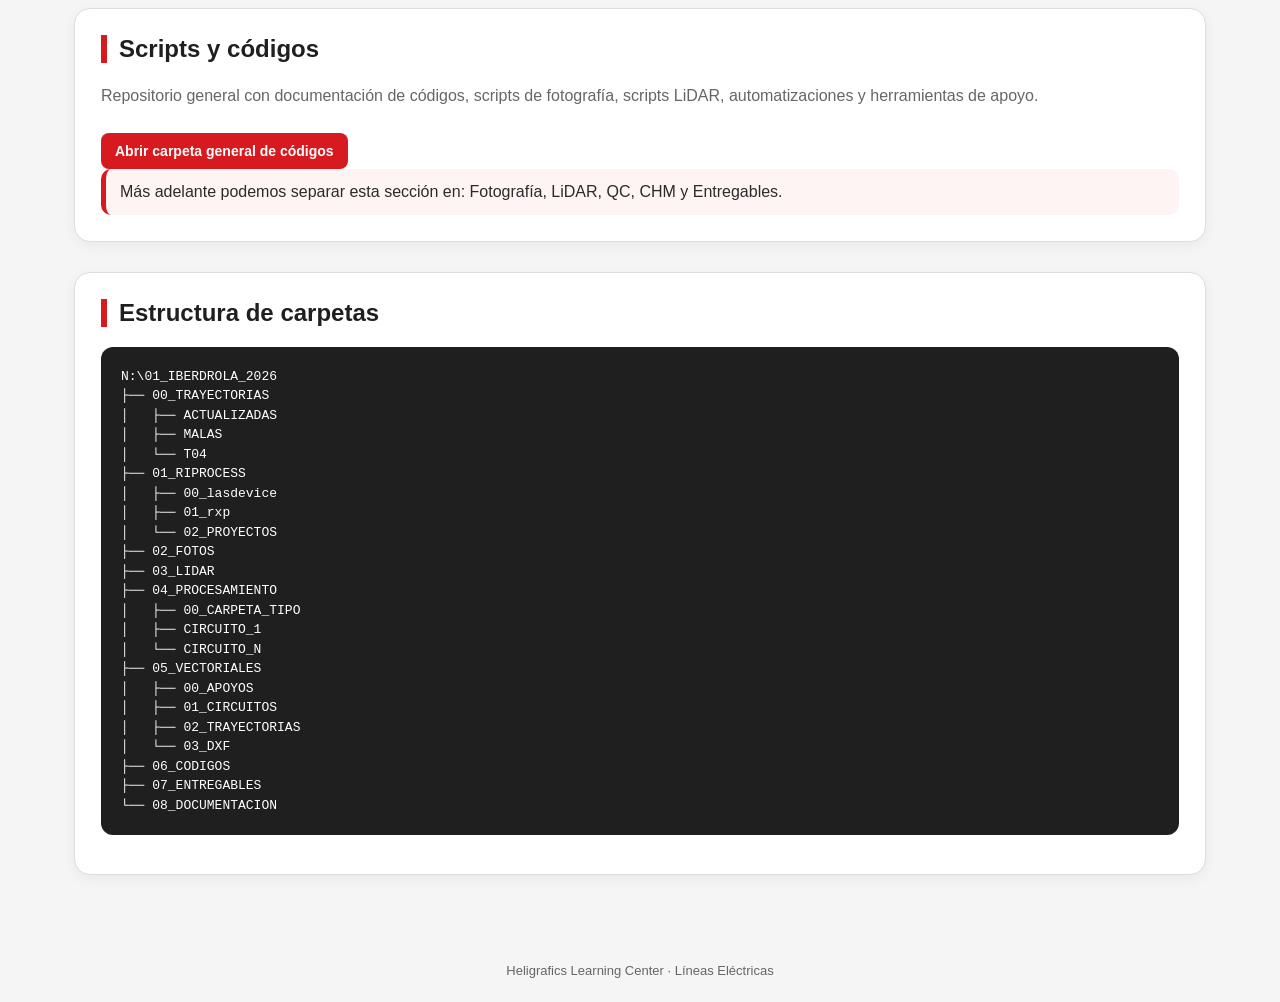
<file: proyectos/lineas-electricas.html>
<!DOCTYPE html>
<html lang="es">
<head>
  <meta charset="UTF-8"><meta name="viewport" content="width=device-width, initial-scale=1.0">
  <title>Inspección de Líneas Eléctricas</title>
  <link rel="icon" type="image/png" href="../assets/favi.png">
  <link rel="stylesheet" href="../assets/style.css">
</head>
<body>
<header>
  <a href="../index.html" class="logo-link"><img src="../assets/logo.png" alt="Heligrafics Logo"></a>
  <div><h1>Inspección de Líneas Eléctricas</h1><p>Documentación, flujos, scripts y estructura operacional</p></div>
</header>
<nav>
  <a href="../index.html">Inicio</a>
  <a class="active" href="lineas-electricas.html">Líneas Eléctricas</a>
  <a href="../datos/estimaciones.html">Datos y Métricas</a>
</nav>
<main>
<div class="breadcrumb"><a href="../index.html">Inicio</a> / Inspección de Líneas Eléctricas</div>
<section>
  <h2>Overview</h2>
  <p>Módulo enfocado en proyectos de inspección de líneas eléctricas, integrando trayectoria, RiPROCESS, LiDAR, fotografías, selección por apoyo, selección por vano, códigos, métricas y entregables.</p>
  <div class="grid">
    <div class="card"><h3>📚 Documentación principal</h3><p>Flujos y documentos técnicos del proyecto.</p><a class="btn" href="#documentacion">Ver documentación</a></div>
    <div class="card"><h3>⚙️ Scripts</h3><p>Acceso a carpeta general de códigos y automatizaciones.</p><a class="btn" href="#scripts">Ver scripts</a></div>
    <div class="card"><h3>📁 Estructura</h3><p>Orden recomendado para trabajar el proyecto.</p><a class="btn" href="#carpetas">Ver estructura</a></div>
    <div class="card"><h3>📊 Datos y Métricas</h3><p>Parámetros base para almacenamiento y planificación.</p><a class="btn" href="../datos/estimaciones.html">Ver métricas</a></div>
    <div class="card"><h3>🧮 Estimador de Proyecto</h3><p>Calcula misiones, tiempos, días-persona y almacenamiento.</p><a class="btn" href="../datos/calculadora_LE.html">Abrir estimador</a></div>
    <div class="card disabled"><span class="tag gray">Próximamente</span><h3>🎥 Tutoriales</h3><p>Videos de YouTube ocultos integrados dentro del Learning Center.</p></div>
  </div>
</section>
<section id="documentacion"><h2>Documentación principal</h2><div class="grid">
    <div class="card"><h3>Procesamiento Trayectoria</h3><p>Documento base para procesamiento de trayectoria.</p><a class="btn" target="_blank" href="https://docs.google.com/document/d/1js_zjfQ56ghIWlYznmg1gGePmLAwwMkr59-FJRuW7ds/edit?tab=t.0">Abrir</a></div>
    <div class="card"><h3>Procesamiento LiDAR en RiPROCESS</h3><p>Documento técnico para procesamiento LiDAR.</p><a class="btn" target="_blank" href="https://docs.google.com/document/d/15Q_5TdlUSN-KvdQ0f8Pke05tPObw3iPPaqraMILVKBA/edit?tab=t.0#heading=h.ejj76651st0w">Abrir</a></div>
    <div class="card"><h3>Flujo LiDAR</h3><p>Flujo general de trabajo LiDAR.</p><a class="btn" target="_blank" href="https://heligraficsfotogrametria-my.sharepoint.com/:w:/g/personal/mvidal_heligrafics_net/IQBOfFMJIG-OSZVB_2xOqSOIAa8WFzDZ2a2E3kKCzbVxqQk?e=TvnFVN">Abrir</a></div>
    <div class="card"><h3>Flujo Fotos</h3><p>Flujo asociado a imágenes RGB.</p><a class="btn" target="_blank" href="https://heligraficsfotogrametria-my.sharepoint.com/:w:/g/personal/mvidal_heligrafics_net/IQDNhQcuTDv9R4Vr-WIdmVj7AfYr_q-rG4aHWM49DpWDpDs?e=0IMzV1">Abrir</a></div>
    <div class="card"><h3>Selección por Apoyo</h3><p>Flujo de selección de imágenes por apoyo.</p><a class="btn" target="_blank" href="https://heligraficsfotogrametria-my.sharepoint.com/:w:/g/personal/mvidal_heligrafics_net/IQCVosOAjqqTR4ez6BpHYNVVASrVBss1DeYzfXUg82hMBfA?e=EgTeJv">Abrir</a></div>
    <div class="card"><h3>Selección por Vano</h3><p>Flujo de selección de imágenes por vano.</p><a class="btn" target="_blank" href="https://heligraficsfotogrametria-my.sharepoint.com/:w:/g/personal/mvidal_heligrafics_net/IQBqkWydxDnCTbckBIMEBEbEAawMaPDwslZZIf5OzC6FR8I?e=KcMcsB">Abrir</a></div>
    <div class="card"><h3>Documentación Código CHM</h3><p>Documento técnico del código CHM.</p><a class="btn" target="_blank" href="https://heligraficsfotogrametria-my.sharepoint.com/:w:/g/personal/mvidal_heligrafics_net/IQAHeIgTNmZqRKeZ3qb3II84AbwUIWWSefugeHQ2Lczo_Fg?e=UXxC4a">Abrir</a></div>
    <div class="card"><h3>Manuales RiPROCESS / POSPac</h3><p>Carpeta de manuales técnicos.</p><a class="btn" target="_blank" href="https://drive.google.com/drive/folders/1YCKjsJZHZZBeW00DSwyyya4wa2V78JDU?usp=drive_link">Abrir carpeta</a></div>
    <div class="card"><h3>Documentos necesarios RiPROCESS</h3><p>Insumos requeridos para procesamiento.</p><a class="btn" target="_blank" href="https://drive.google.com/drive/folders/1vqXGgDk4jhODxmM61AmsvvKQEmnbK4bl?usp=drive_link">Abrir carpeta</a></div>
</div></section>
<section id="scripts">
  <h2>Scripts y códigos</h2>
  <p>Repositorio general con documentación de códigos, scripts de fotografía, scripts LiDAR, automatizaciones y herramientas de apoyo.</p>
  <a class="btn" target="_blank" href="https://drive.google.com/drive/folders/1s20U8NhDpq3wp_VR7Nt_ov5QwO-0Eq4i?usp=drive_link">Abrir carpeta general de códigos</a>
  <div class="note">Más adelante podemos separar esta sección en: Fotografía, LiDAR, QC, CHM y Entregables.</div>
</section>
<section id="carpetas"><h2>Estructura de carpetas</h2><pre>N:\01_IBERDROLA_2026
├── 00_TRAYECTORIAS
│   ├── ACTUALIZADAS
│   ├── MALAS
│   └── T04
├── 01_RIPROCESS
│   ├── 00_lasdevice
│   ├── 01_rxp
│   └── 02_PROYECTOS
├── 02_FOTOS
├── 03_LIDAR
├── 04_PROCESAMIENTO
│   ├── 00_CARPETA_TIPO
│   ├── CIRCUITO_1
│   └── CIRCUITO_N
├── 05_VECTORIALES
│   ├── 00_APOYOS
│   ├── 01_CIRCUITOS
│   ├── 02_TRAYECTORIAS
│   └── 03_DXF
├── 06_CODIGOS
├── 07_ENTREGABLES
└── 08_DOCUMENTACION</pre></section>
</main>
<footer>Heligrafics Learning Center · Líneas Eléctricas</footer>
</body>
</html>
</file>
<file: assets/style.css>
:root {
  --bg: #f5f5f5;
  --dark: #2b2b2b;
  --black: #1f1f1f;
  --red: #d71920;
  --white: #ffffff;
  --gray: #666666;
  --border: #dddddd;
}

* {
  box-sizing: border-box;
}

body {
  margin: 0;
  font-family: Arial, Helvetica, sans-serif;
  background: var(--bg);
  color: var(--dark);
}

header {
  background: var(--white);
  padding: 24px 40px;
  border-bottom: 4px solid var(--red);
  display: flex;
  align-items: center;
  gap: 28px;
}

header img {
  height: 82px;
  max-width: 320px;
  object-fit: contain;
}

header h1 {
  margin: 0;
  font-size: 30px;
  color: var(--black);
}

header p {
  margin: 6px 0 0;
  color: var(--gray);
}

nav {
  background: var(--black);
  padding: 14px 40px;
  position: sticky;
  top: 0;
  z-index: 10;
}

nav a {
  color: var(--white);
  text-decoration: none;
  margin-right: 22px;
  font-size: 14px;
  font-weight: bold;
}

nav a:hover {
  color: var(--red);
}

main {
  max-width: 1200px;
  margin: auto;
  padding: 34px;
}

section {
  background: var(--white);
  padding: 26px;
  border-radius: 16px;
  border: 1px solid var(--border);
  margin-bottom: 30px;
  box-shadow: 0 4px 14px rgba(0,0,0,0.05);
}

h2 {
  color: var(--black);
  margin-top: 0;
  border-left: 6px solid var(--red);
  padding-left: 12px;
}

h3 {
  color: var(--black);
  margin-top: 0;
}

p, li {
  color: var(--gray);
  line-height: 1.6;
}

.grid {
  display: grid;
  grid-template-columns: repeat(auto-fit, minmax(260px, 1fr));
  gap: 18px;
}

.card {
  background: #fafafa;
  border: 1px solid var(--border);
  border-radius: 14px;
  padding: 20px;
  transition: 0.2s;
}

.card:hover {
  transform: translateY(-3px);
  border-color: var(--red);
  box-shadow: 0 6px 18px rgba(0,0,0,0.08);
}

.card.disabled {
  opacity: 0.55;
}

.tag {
  display: inline-block;
  background: var(--red);
  color: var(--white);
  padding: 5px 10px;
  border-radius: 999px;
  font-size: 12px;
  font-weight: bold;
  margin-bottom: 12px;
}

.tag.gray {
  background: var(--gray);
}

.btn {
  display: inline-block;
  margin-top: 8px;
  padding: 10px 14px;
  background: var(--red);
  color: var(--white);
  text-decoration: none;
  border-radius: 8px;
  font-size: 14px;
  font-weight: bold;
}

.btn:hover {
  background: #a90f15;
}

pre {
  background: var(--black);
  color: var(--white);
  padding: 20px;
  border-radius: 12px;
  overflow: auto;
  line-height: 1.5;
}

.note {
  background: #fff4f4;
  border-left: 5px solid var(--red);
  padding: 14px;
  border-radius: 10px;
  color: var(--dark);
}

footer {
  text-align: center;
  padding: 24px;
  color: var(--gray);
  font-size: 13px;
}

/* Mejoras Beta 0.6 */

.logo-link {
  display: flex;
  align-items: center;
  text-decoration: none;
}

.logo-link img {
  transition: 0.25s;
}

.logo-link:hover img {
  transform: scale(1.04);
}

nav a {
  padding: 8px 12px;
  border-radius: 8px;
  display: inline-block;
}

nav a.active {
  color: var(--white);
  background: var(--red);
}

nav a:hover {
  color: var(--white);
  background: #a90f15;
}

.breadcrumb {
  font-size: 13px;
  margin-bottom: 18px;
  color: var(--gray);
}

.breadcrumb a {
  color: var(--red);
  text-decoration: none;
  font-weight: bold;
}

.breadcrumb a:hover {
  text-decoration: underline;
}

@media (max-width: 720px) {
  header {
    flex-direction: column;
    align-items: flex-start;
    padding: 22px;
  }

  header img {
    height: 64px;
  }

  nav {
    padding: 10px 18px;
  }

  nav a {
    margin: 4px 4px 4px 0;
  }

  main {
    padding: 18px;
  }
}
</file>
